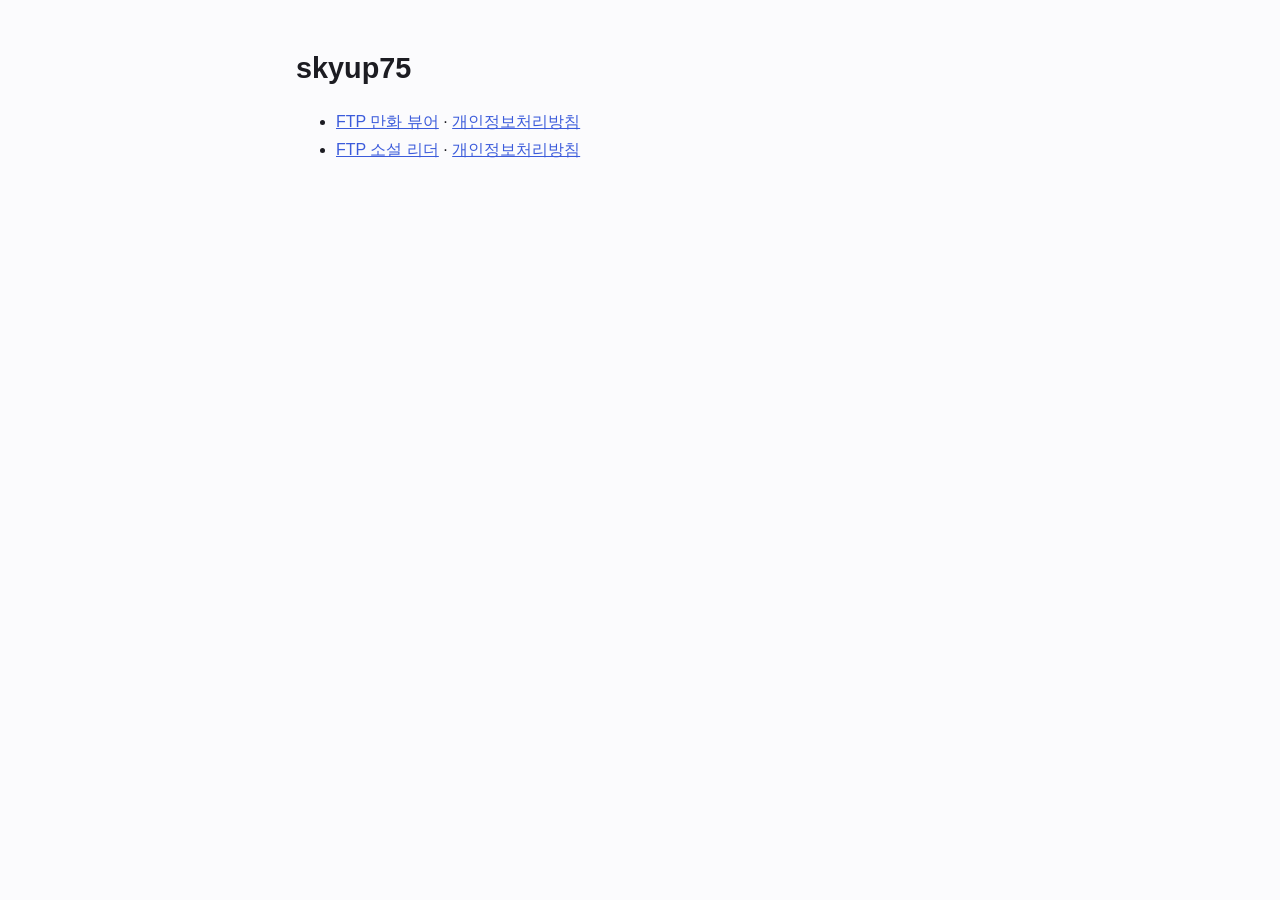
<file: index.html>
<!doctype html>
<html lang="ko">
<head>
<meta charset="utf-8">
<meta name="viewport" content="width=device-width, initial-scale=1">
<title>skyup75</title>
<link rel="stylesheet" href="comicftpviewer/style.css">
</head>
<body>
<main>
  <h1>skyup75</h1>
  <ul>
    <li><a href="comicftpviewer/">FTP 만화 뷰어</a> · <a href="comicftpviewer/privacy.html">개인정보처리방침</a></li>
    <li><a href="novelftpreader/">FTP 소설 리더</a> · <a href="novelftpreader/privacy.html">개인정보처리방침</a></li>
  </ul>
</main>
</body>
</html>
</file>
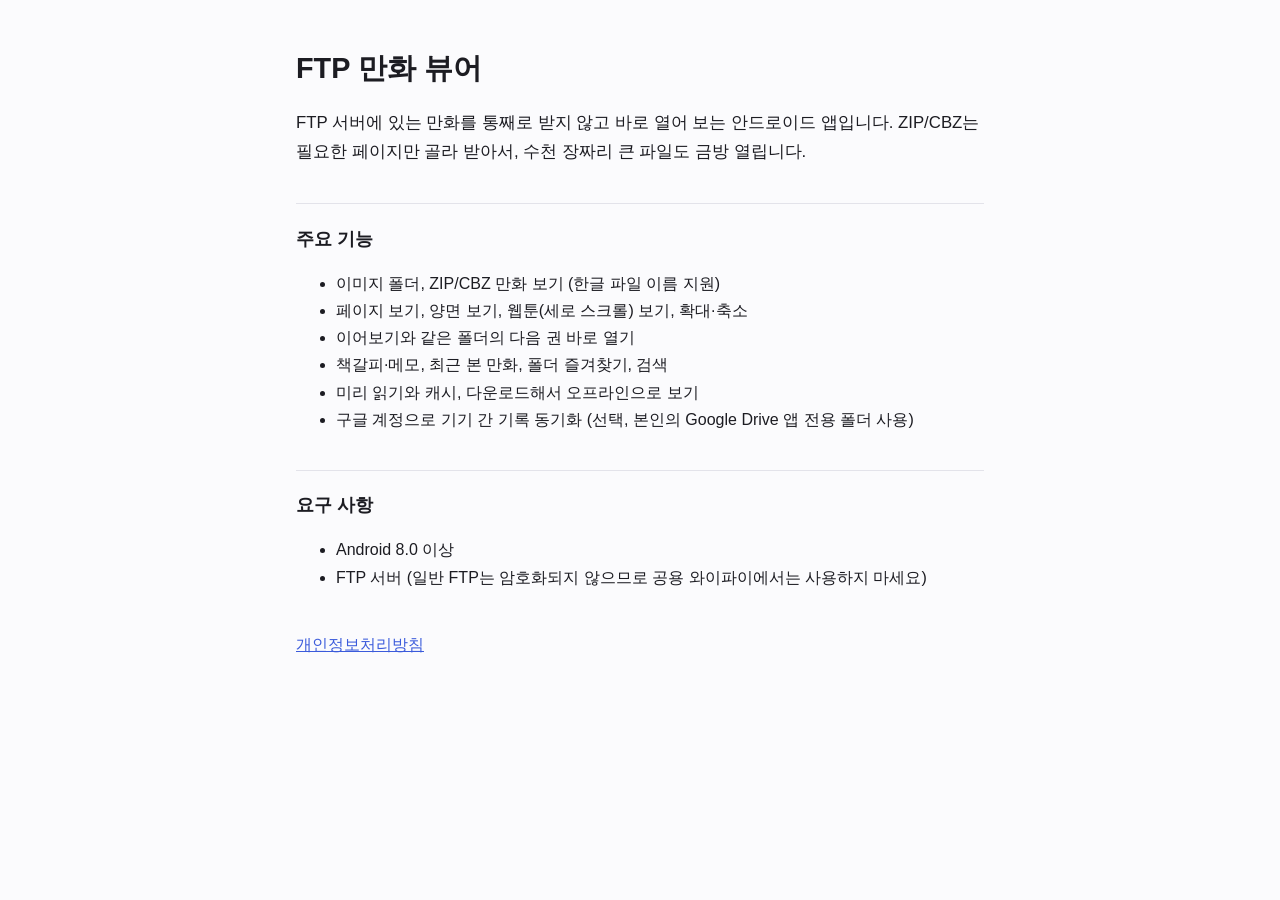
<file: comicftpviewer/index.html>
<!doctype html>
<html lang="ko">
<head>
<meta charset="utf-8">
<meta name="viewport" content="width=device-width, initial-scale=1">
<title>FTP 만화 뷰어</title>
<meta name="description" content="FTP 서버의 만화를 통째로 받지 않고 바로 열어 보는 안드로이드 앱">
<link rel="stylesheet" href="style.css">
</head>
<body>
<main>
  <h1>FTP 만화 뷰어</h1>
  <p class="lead">FTP 서버에 있는 만화를 통째로 받지 않고 바로 열어 보는 안드로이드 앱입니다.
    ZIP/CBZ는 필요한 페이지만 골라 받아서, 수천 장짜리 큰 파일도 금방 열립니다.</p>

  <h2>주요 기능</h2>
  <ul>
    <li>이미지 폴더, ZIP/CBZ 만화 보기 (한글 파일 이름 지원)</li>
    <li>페이지 보기, 양면 보기, 웹툰(세로 스크롤) 보기, 확대·축소</li>
    <li>이어보기와 같은 폴더의 다음 권 바로 열기</li>
    <li>책갈피·메모, 최근 본 만화, 폴더 즐겨찾기, 검색</li>
    <li>미리 읽기와 캐시, 다운로드해서 오프라인으로 보기</li>
    <li>구글 계정으로 기기 간 기록 동기화 (선택, 본인의 Google Drive 앱 전용 폴더 사용)</li>
  </ul>

  <h2>요구 사항</h2>
  <ul>
    <li>Android 8.0 이상</li>
    <li>FTP 서버 (일반 FTP는 암호화되지 않으므로 공용 와이파이에서는 사용하지 마세요)</li>
  </ul>

  <p class="links"><a href="privacy.html">개인정보처리방침</a></p>
</main>
</body>
</html>
</file>
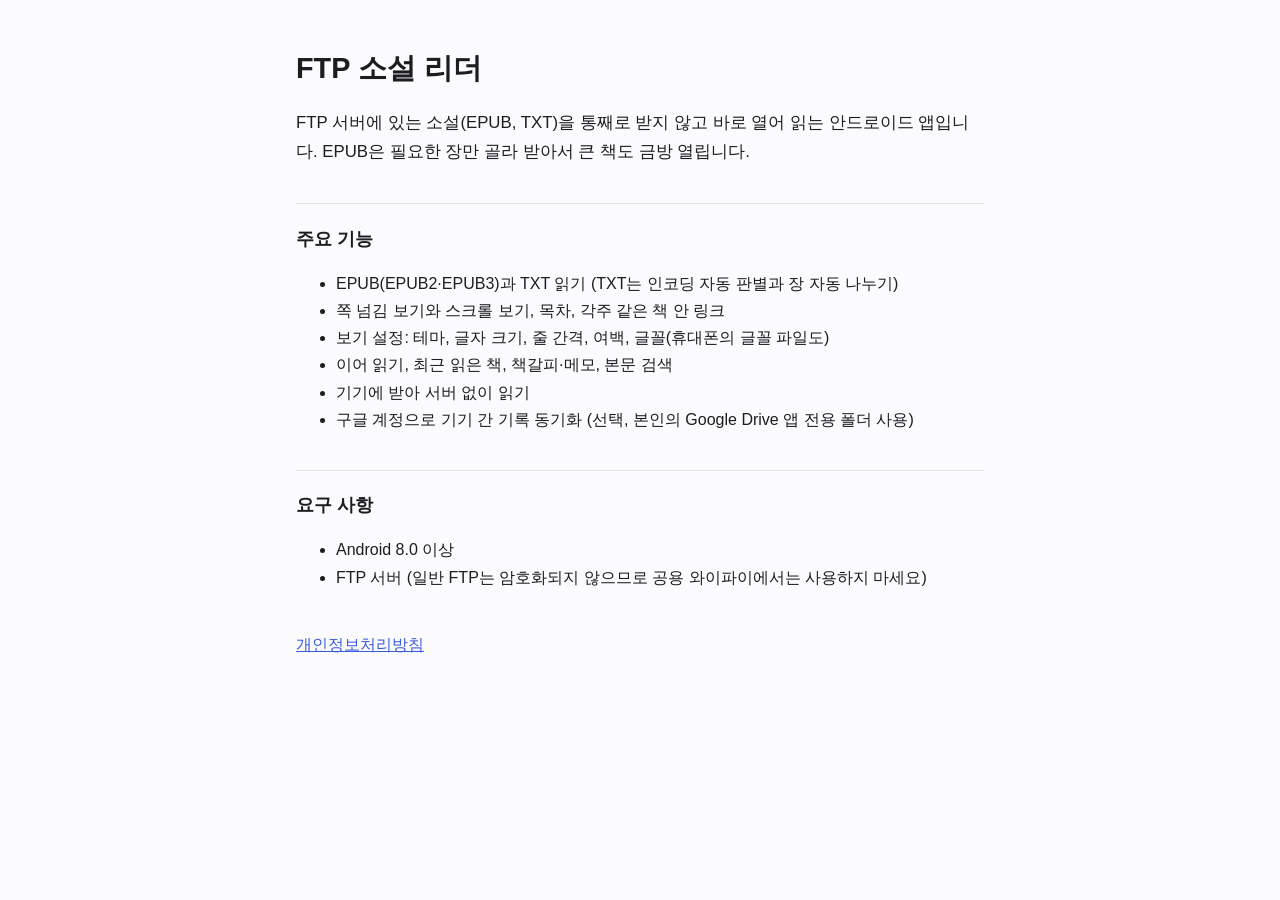
<file: novelftpreader/index.html>
<!doctype html>
<html lang="ko">
<head>
<meta charset="utf-8">
<meta name="viewport" content="width=device-width, initial-scale=1">
<title>FTP 소설 리더</title>
<meta name="description" content="FTP 서버의 소설(EPUB, TXT)을 통째로 받지 않고 바로 열어 읽는 안드로이드 앱">
<link rel="stylesheet" href="style.css">
</head>
<body>
<main>
  <h1>FTP 소설 리더</h1>
  <p class="lead">FTP 서버에 있는 소설(EPUB, TXT)을 통째로 받지 않고 바로 열어 읽는 안드로이드 앱입니다.
    EPUB은 필요한 장만 골라 받아서 큰 책도 금방 열립니다.</p>

  <h2>주요 기능</h2>
  <ul>
    <li>EPUB(EPUB2·EPUB3)과 TXT 읽기 (TXT는 인코딩 자동 판별과 장 자동 나누기)</li>
    <li>쪽 넘김 보기와 스크롤 보기, 목차, 각주 같은 책 안 링크</li>
    <li>보기 설정: 테마, 글자 크기, 줄 간격, 여백, 글꼴(휴대폰의 글꼴 파일도)</li>
    <li>이어 읽기, 최근 읽은 책, 책갈피·메모, 본문 검색</li>
    <li>기기에 받아 서버 없이 읽기</li>
    <li>구글 계정으로 기기 간 기록 동기화 (선택, 본인의 Google Drive 앱 전용 폴더 사용)</li>
  </ul>

  <h2>요구 사항</h2>
  <ul>
    <li>Android 8.0 이상</li>
    <li>FTP 서버 (일반 FTP는 암호화되지 않으므로 공용 와이파이에서는 사용하지 마세요)</li>
  </ul>

  <p class="links"><a href="privacy.html">개인정보처리방침</a></p>
</main>
</body>
</html>
</file>
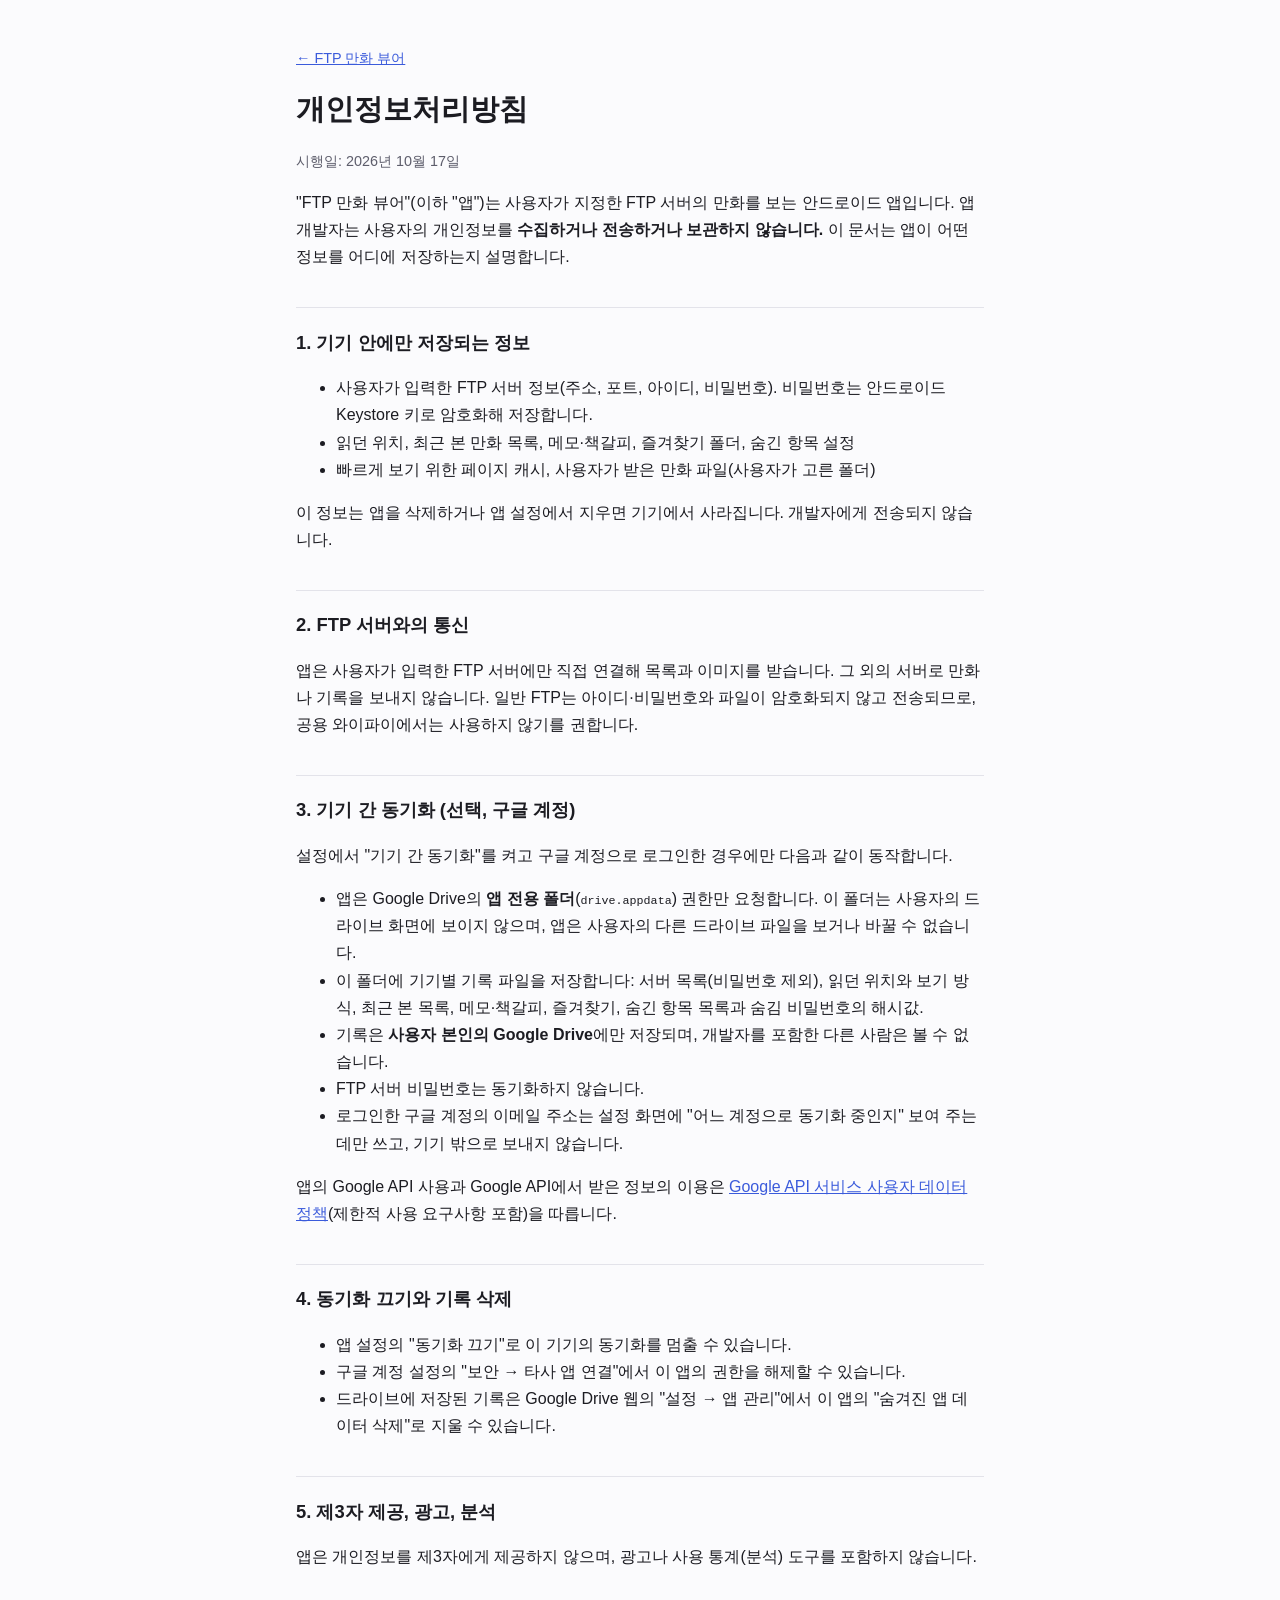
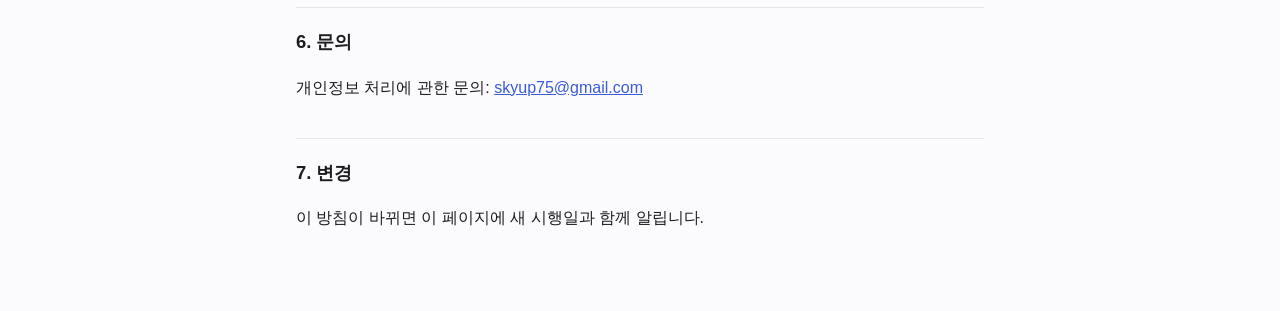
<file: comicftpviewer/privacy.html>
<!doctype html>
<html lang="ko">
<head>
<meta charset="utf-8">
<meta name="viewport" content="width=device-width, initial-scale=1">
<title>개인정보처리방침 · FTP 만화 뷰어</title>
<link rel="stylesheet" href="style.css">
</head>
<body>
<main>
  <p class="back"><a href="./">← FTP 만화 뷰어</a></p>
  <h1>개인정보처리방침</h1>
  <p class="meta">시행일: 2026년 10월 17일</p>

  <p>
    "FTP 만화 뷰어"(이하 "앱")는 사용자가 지정한 FTP 서버의 만화를 보는 안드로이드 앱입니다.
    앱 개발자는 사용자의 개인정보를 <strong>수집하거나 전송하거나 보관하지 않습니다.</strong>
    이 문서는 앱이 어떤 정보를 어디에 저장하는지 설명합니다.
  </p>

  <h2>1. 기기 안에만 저장되는 정보</h2>
  <ul>
    <li>사용자가 입력한 FTP 서버 정보(주소, 포트, 아이디, 비밀번호). 비밀번호는 안드로이드 Keystore 키로 암호화해 저장합니다.</li>
    <li>읽던 위치, 최근 본 만화 목록, 메모·책갈피, 즐겨찾기 폴더, 숨긴 항목 설정</li>
    <li>빠르게 보기 위한 페이지 캐시, 사용자가 받은 만화 파일(사용자가 고른 폴더)</li>
  </ul>
  <p>이 정보는 앱을 삭제하거나 앱 설정에서 지우면 기기에서 사라집니다. 개발자에게 전송되지 않습니다.</p>

  <h2>2. FTP 서버와의 통신</h2>
  <p>
    앱은 사용자가 입력한 FTP 서버에만 직접 연결해 목록과 이미지를 받습니다. 그 외의 서버로 만화나 기록을 보내지 않습니다.
    일반 FTP는 아이디·비밀번호와 파일이 암호화되지 않고 전송되므로, 공용 와이파이에서는 사용하지 않기를 권합니다.
  </p>

  <h2>3. 기기 간 동기화 (선택, 구글 계정)</h2>
  <p>설정에서 "기기 간 동기화"를 켜고 구글 계정으로 로그인한 경우에만 다음과 같이 동작합니다.</p>
  <ul>
    <li>앱은 Google Drive의 <strong>앱 전용 폴더</strong>(<code>drive.appdata</code>) 권한만 요청합니다. 이 폴더는 사용자의 드라이브 화면에 보이지 않으며, 앱은 사용자의 다른 드라이브 파일을 보거나 바꿀 수 없습니다.</li>
    <li>이 폴더에 기기별 기록 파일을 저장합니다: 서버 목록(비밀번호 제외), 읽던 위치와 보기 방식, 최근 본 목록, 메모·책갈피, 즐겨찾기, 숨긴 항목 목록과 숨김 비밀번호의 해시값.</li>
    <li>기록은 <strong>사용자 본인의 Google Drive</strong>에만 저장되며, 개발자를 포함한 다른 사람은 볼 수 없습니다.</li>
    <li>FTP 서버 비밀번호는 동기화하지 않습니다.</li>
    <li>로그인한 구글 계정의 이메일 주소는 설정 화면에 "어느 계정으로 동기화 중인지" 보여 주는 데만 쓰고, 기기 밖으로 보내지 않습니다.</li>
  </ul>
  <p>
    앱의 Google API 사용과 Google API에서 받은 정보의 이용은
    <a href="https://developers.google.com/terms/api-services-user-data-policy">Google API 서비스 사용자 데이터 정책</a>(제한적 사용 요구사항 포함)을 따릅니다.
  </p>

  <h2>4. 동기화 끄기와 기록 삭제</h2>
  <ul>
    <li>앱 설정의 "동기화 끄기"로 이 기기의 동기화를 멈출 수 있습니다.</li>
    <li>구글 계정 설정의 "보안 → 타사 앱 연결"에서 이 앱의 권한을 해제할 수 있습니다.</li>
    <li>드라이브에 저장된 기록은 Google Drive 웹의 "설정 → 앱 관리"에서 이 앱의 "숨겨진 앱 데이터 삭제"로 지울 수 있습니다.</li>
  </ul>

  <h2>5. 제3자 제공, 광고, 분석</h2>
  <p>앱은 개인정보를 제3자에게 제공하지 않으며, 광고나 사용 통계(분석) 도구를 포함하지 않습니다.</p>

  <h2>6. 문의</h2>
  <p>개인정보 처리에 관한 문의: <a href="mailto:skyup75@gmail.com">skyup75@gmail.com</a></p>

  <h2>7. 변경</h2>
  <p>이 방침이 바뀌면 이 페이지에 새 시행일과 함께 알립니다.</p>
</main>
</body>
</html>
</file>
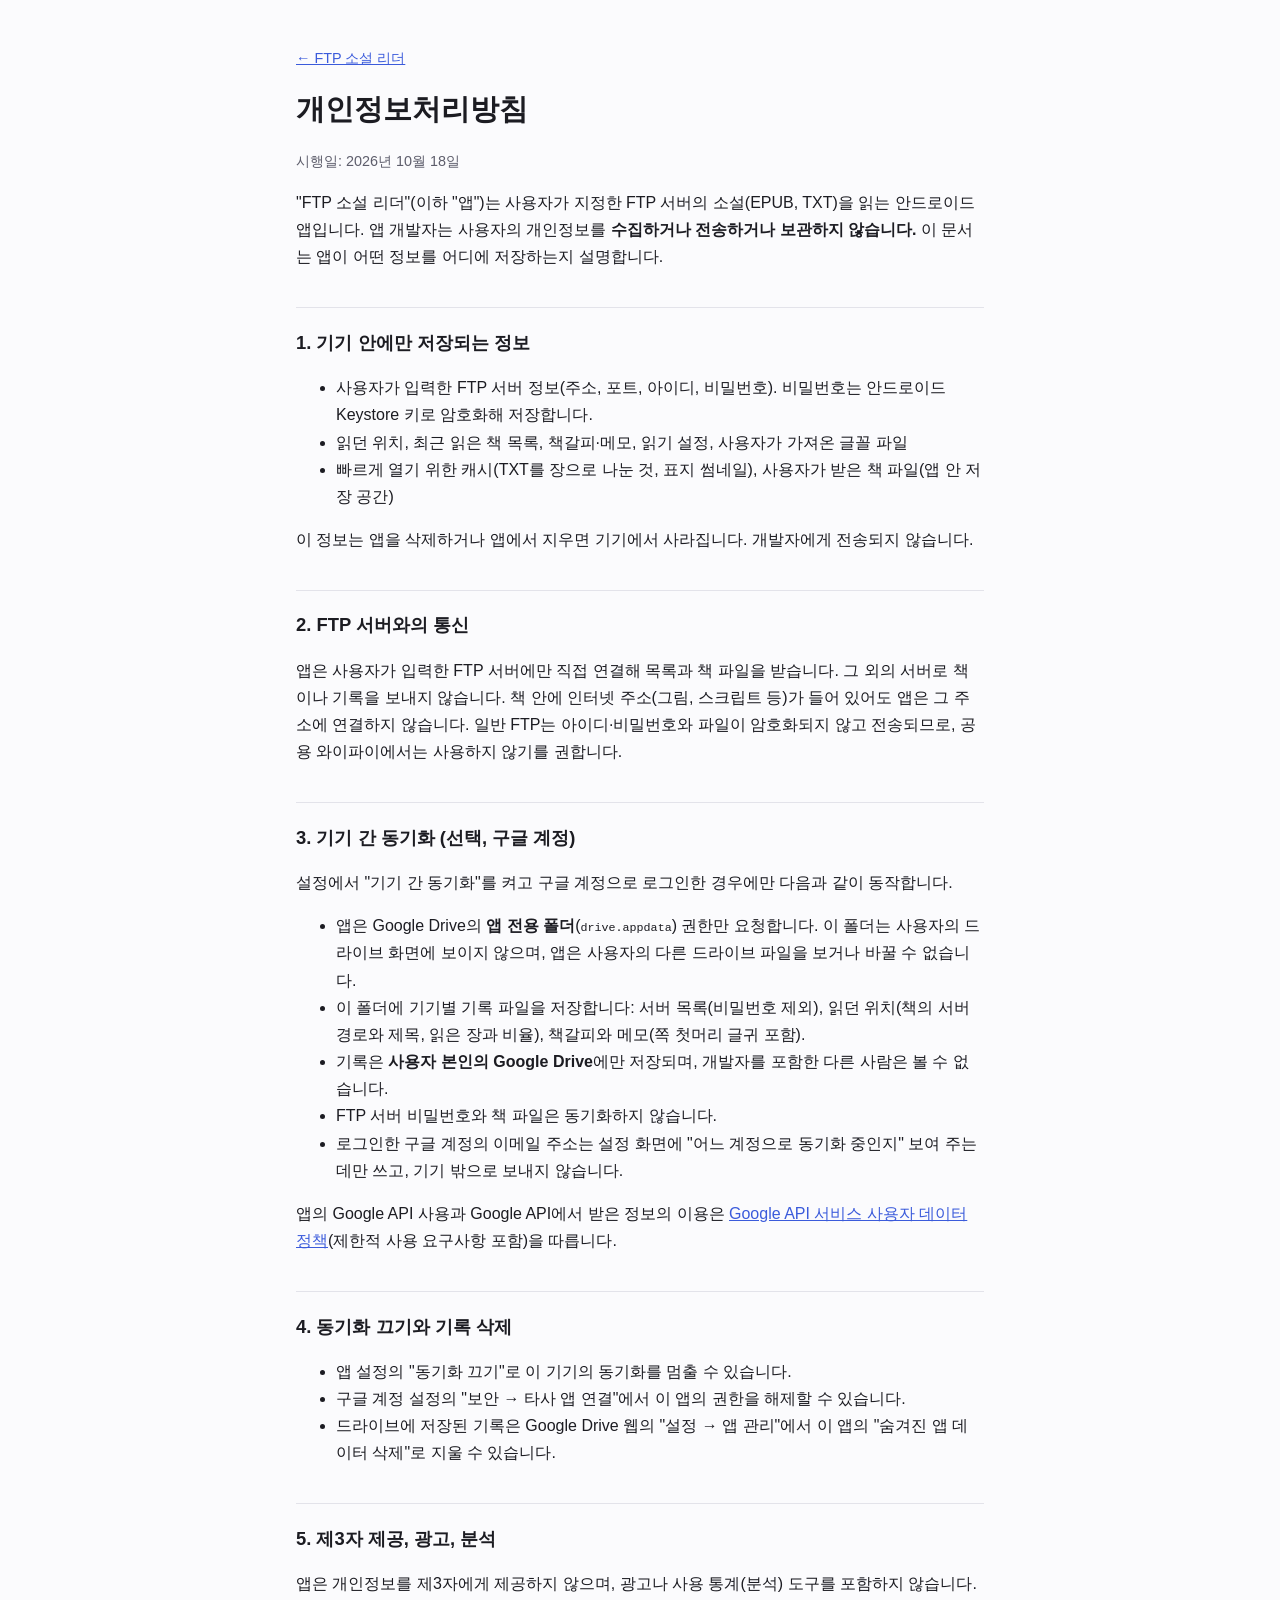
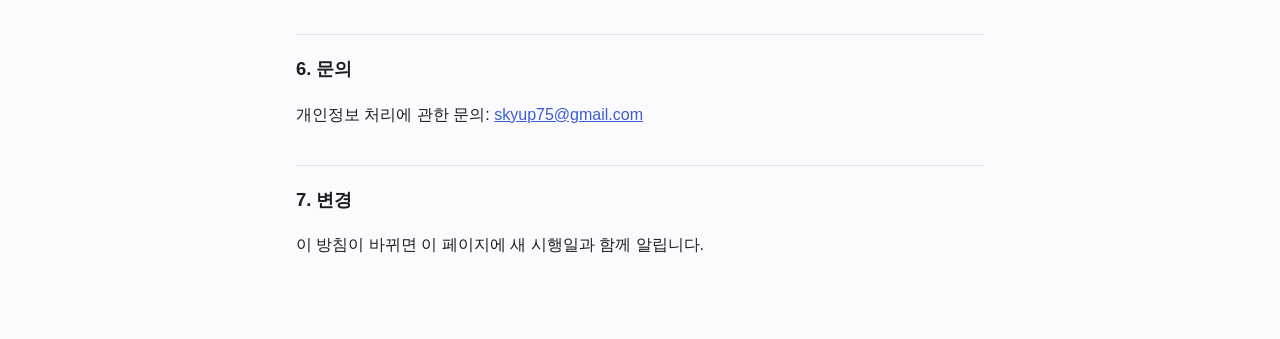
<file: novelftpreader/privacy.html>
<!doctype html>
<html lang="ko">
<head>
<meta charset="utf-8">
<meta name="viewport" content="width=device-width, initial-scale=1">
<title>개인정보처리방침 · FTP 소설 리더</title>
<link rel="stylesheet" href="style.css">
</head>
<body>
<main>
  <p class="back"><a href="./">← FTP 소설 리더</a></p>
  <h1>개인정보처리방침</h1>
  <p class="meta">시행일: 2026년 10월 18일</p>

  <p>
    "FTP 소설 리더"(이하 "앱")는 사용자가 지정한 FTP 서버의 소설(EPUB, TXT)을 읽는 안드로이드 앱입니다.
    앱 개발자는 사용자의 개인정보를 <strong>수집하거나 전송하거나 보관하지 않습니다.</strong>
    이 문서는 앱이 어떤 정보를 어디에 저장하는지 설명합니다.
  </p>

  <h2>1. 기기 안에만 저장되는 정보</h2>
  <ul>
    <li>사용자가 입력한 FTP 서버 정보(주소, 포트, 아이디, 비밀번호). 비밀번호는 안드로이드 Keystore 키로 암호화해 저장합니다.</li>
    <li>읽던 위치, 최근 읽은 책 목록, 책갈피·메모, 읽기 설정, 사용자가 가져온 글꼴 파일</li>
    <li>빠르게 열기 위한 캐시(TXT를 장으로 나눈 것, 표지 썸네일), 사용자가 받은 책 파일(앱 안 저장 공간)</li>
  </ul>
  <p>이 정보는 앱을 삭제하거나 앱에서 지우면 기기에서 사라집니다. 개발자에게 전송되지 않습니다.</p>

  <h2>2. FTP 서버와의 통신</h2>
  <p>
    앱은 사용자가 입력한 FTP 서버에만 직접 연결해 목록과 책 파일을 받습니다. 그 외의 서버로 책이나 기록을 보내지 않습니다.
    책 안에 인터넷 주소(그림, 스크립트 등)가 들어 있어도 앱은 그 주소에 연결하지 않습니다.
    일반 FTP는 아이디·비밀번호와 파일이 암호화되지 않고 전송되므로, 공용 와이파이에서는 사용하지 않기를 권합니다.
  </p>

  <h2>3. 기기 간 동기화 (선택, 구글 계정)</h2>
  <p>설정에서 "기기 간 동기화"를 켜고 구글 계정으로 로그인한 경우에만 다음과 같이 동작합니다.</p>
  <ul>
    <li>앱은 Google Drive의 <strong>앱 전용 폴더</strong>(<code>drive.appdata</code>) 권한만 요청합니다. 이 폴더는 사용자의 드라이브 화면에 보이지 않으며, 앱은 사용자의 다른 드라이브 파일을 보거나 바꿀 수 없습니다.</li>
    <li>이 폴더에 기기별 기록 파일을 저장합니다: 서버 목록(비밀번호 제외), 읽던 위치(책의 서버 경로와 제목, 읽은 장과 비율), 책갈피와 메모(쪽 첫머리 글귀 포함).</li>
    <li>기록은 <strong>사용자 본인의 Google Drive</strong>에만 저장되며, 개발자를 포함한 다른 사람은 볼 수 없습니다.</li>
    <li>FTP 서버 비밀번호와 책 파일은 동기화하지 않습니다.</li>
    <li>로그인한 구글 계정의 이메일 주소는 설정 화면에 "어느 계정으로 동기화 중인지" 보여 주는 데만 쓰고, 기기 밖으로 보내지 않습니다.</li>
  </ul>
  <p>
    앱의 Google API 사용과 Google API에서 받은 정보의 이용은
    <a href="https://developers.google.com/terms/api-services-user-data-policy">Google API 서비스 사용자 데이터 정책</a>(제한적 사용 요구사항 포함)을 따릅니다.
  </p>

  <h2>4. 동기화 끄기와 기록 삭제</h2>
  <ul>
    <li>앱 설정의 "동기화 끄기"로 이 기기의 동기화를 멈출 수 있습니다.</li>
    <li>구글 계정 설정의 "보안 → 타사 앱 연결"에서 이 앱의 권한을 해제할 수 있습니다.</li>
    <li>드라이브에 저장된 기록은 Google Drive 웹의 "설정 → 앱 관리"에서 이 앱의 "숨겨진 앱 데이터 삭제"로 지울 수 있습니다.</li>
  </ul>

  <h2>5. 제3자 제공, 광고, 분석</h2>
  <p>앱은 개인정보를 제3자에게 제공하지 않으며, 광고나 사용 통계(분석) 도구를 포함하지 않습니다.</p>

  <h2>6. 문의</h2>
  <p>개인정보 처리에 관한 문의: <a href="mailto:skyup75@gmail.com">skyup75@gmail.com</a></p>

  <h2>7. 변경</h2>
  <p>이 방침이 바뀌면 이 페이지에 새 시행일과 함께 알립니다.</p>
</main>
</body>
</html>
</file>
<file: comicftpviewer/style.css>
:root {
  --bg: #fbfbfd;
  --text: #1c1c22;
  --muted: #5d5d6b;
  --accent: #3b5bdb;
  --line: #e3e3ea;
}
@media (prefers-color-scheme: dark) {
  :root {
    --bg: #15151a;
    --text: #ececf1;
    --muted: #a4a4b3;
    --accent: #8fa8ff;
    --line: #2c2c35;
  }
}
* { box-sizing: border-box; }
body {
  margin: 0;
  background: var(--bg);
  color: var(--text);
  font-family: -apple-system, "Pretendard", "Noto Sans KR", "Malgun Gothic", sans-serif;
  line-height: 1.7;
}
main { max-width: 720px; margin: 0 auto; padding: 32px 16px 64px; }
h1 { font-size: 1.8rem; margin: 0.4em 0; }
h2 { font-size: 1.15rem; margin-top: 2em; padding-top: 1em; border-top: 1px solid var(--line); }
a { color: var(--accent); }
.lead { font-size: 1.05rem; }
.meta, .back { color: var(--muted); font-size: 0.9rem; }
.links { margin-top: 2.5em; }
code { font-size: 0.9em; }
</file>
<file: novelftpreader/style.css>
:root {
  --bg: #fbfbfd;
  --text: #1c1c22;
  --muted: #5d5d6b;
  --accent: #3b5bdb;
  --line: #e3e3ea;
}
@media (prefers-color-scheme: dark) {
  :root {
    --bg: #15151a;
    --text: #ececf1;
    --muted: #a4a4b3;
    --accent: #8fa8ff;
    --line: #2c2c35;
  }
}
* { box-sizing: border-box; }
body {
  margin: 0;
  background: var(--bg);
  color: var(--text);
  font-family: -apple-system, "Pretendard", "Noto Sans KR", "Malgun Gothic", sans-serif;
  line-height: 1.7;
}
main { max-width: 720px; margin: 0 auto; padding: 32px 16px 64px; }
h1 { font-size: 1.8rem; margin: 0.4em 0; }
h2 { font-size: 1.15rem; margin-top: 2em; padding-top: 1em; border-top: 1px solid var(--line); }
a { color: var(--accent); }
.lead { font-size: 1.05rem; }
.meta, .back { color: var(--muted); font-size: 0.9rem; }
.links { margin-top: 2.5em; }
code { font-size: 0.9em; }
</file>
